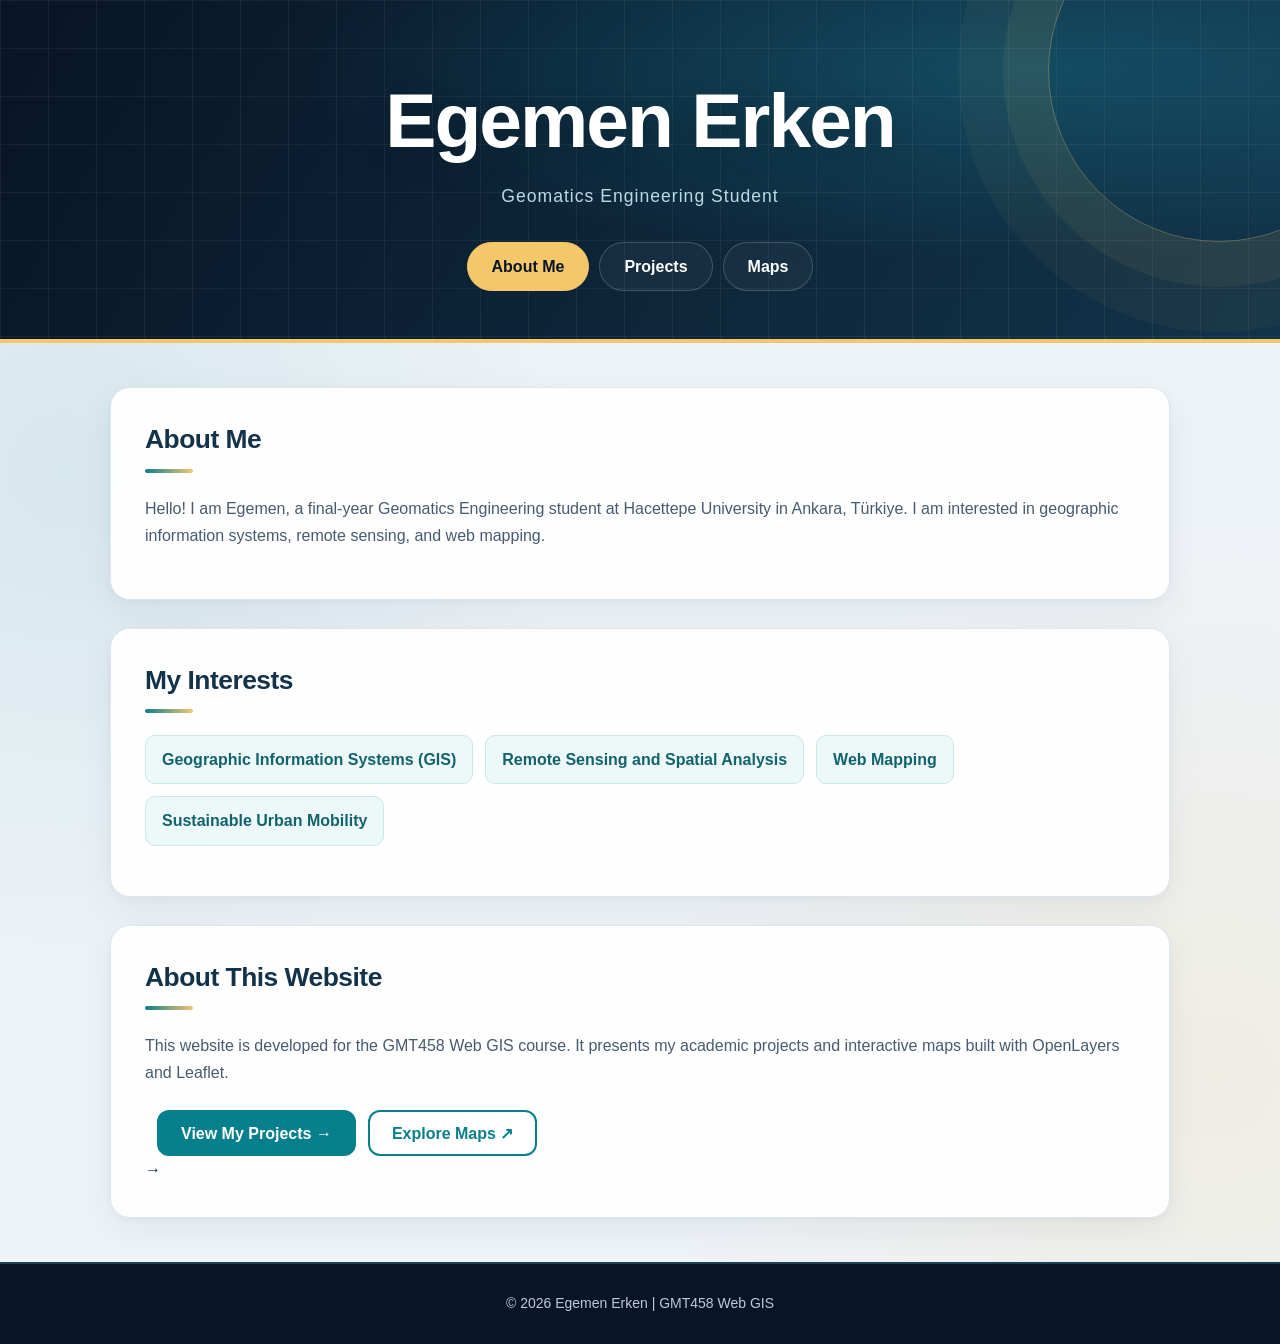
<file: index.html>
<!DOCTYPE html>
<html lang="en">
<head>
    <meta charset="UTF-8">
    <meta name="viewport" content="width=device-width, initial-scale=1.0">
    <title>Egemen Erken | Geomatics</title>
    <link rel="stylesheet" href="style.css">
</head>
<body>
    <header>
        <h1>Egemen Erken</h1>
        <p>Geomatics Engineering Student</p>

        <nav aria-label="Main navigation">
            <a href="index.html" aria-current="page">About Me</a>
            <a href="projects.html">Projects</a>
            <a href="maps.html">Maps</a>
        </nav>
    </header>

    <main>
        <section>
            <h2>About Me</h2>
            <p>
                Hello! I am Egemen, a final-year Geomatics Engineering
                student at Hacettepe University in Ankara, Türkiye.
                I am interested in geographic information systems,
                remote sensing, and web mapping.
            </p>
        </section>

        <section>
            <h2>My Interests</h2>
            <ul>
                <li>Geographic Information Systems (GIS)</li>
                <li>Remote Sensing and Spatial Analysis</li>
                <li>Web Mapping</li>
                <li>Sustainable Urban Mobility</li>
            </ul>
        </section>

        <section>
            <h2>About This Website</h2>
            <p>
                This website is developed for the GMT458 Web GIS course.
                It presents my academic projects and interactive maps
                built with OpenLayers and Leaflet.
            </p>
            <a href="projects.html"><div class="hero-actions">
  <a class="action-link action-primary" href="projects.html">
    View My Projects →
  </a>
  <a class="action-link action-secondary" href="maps.html">
    Explore Maps ↗
  </a>
</div> →</a>
        </section>
    </main>

    <footer>
        <p>© 2026 Egemen Erken | GMT458 Web GIS</p>
    </footer>
</body>
</html>
</file>
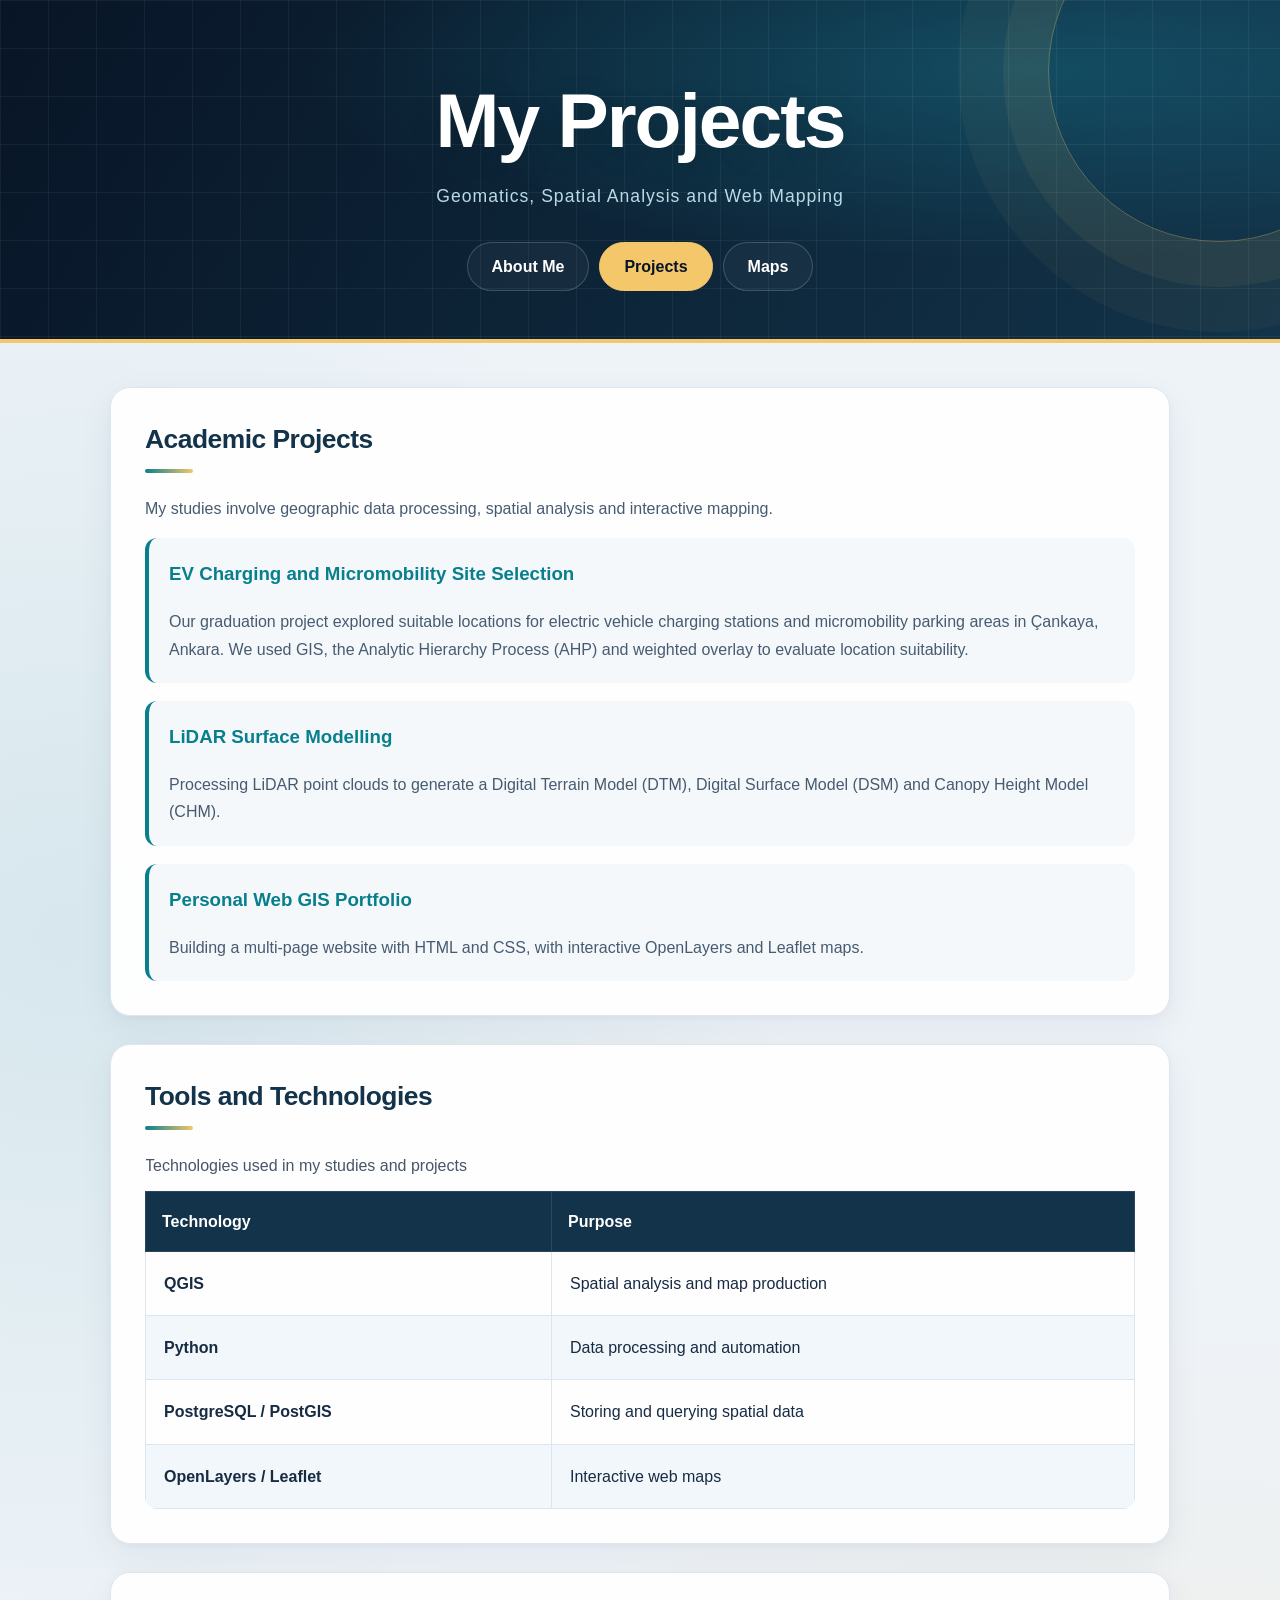
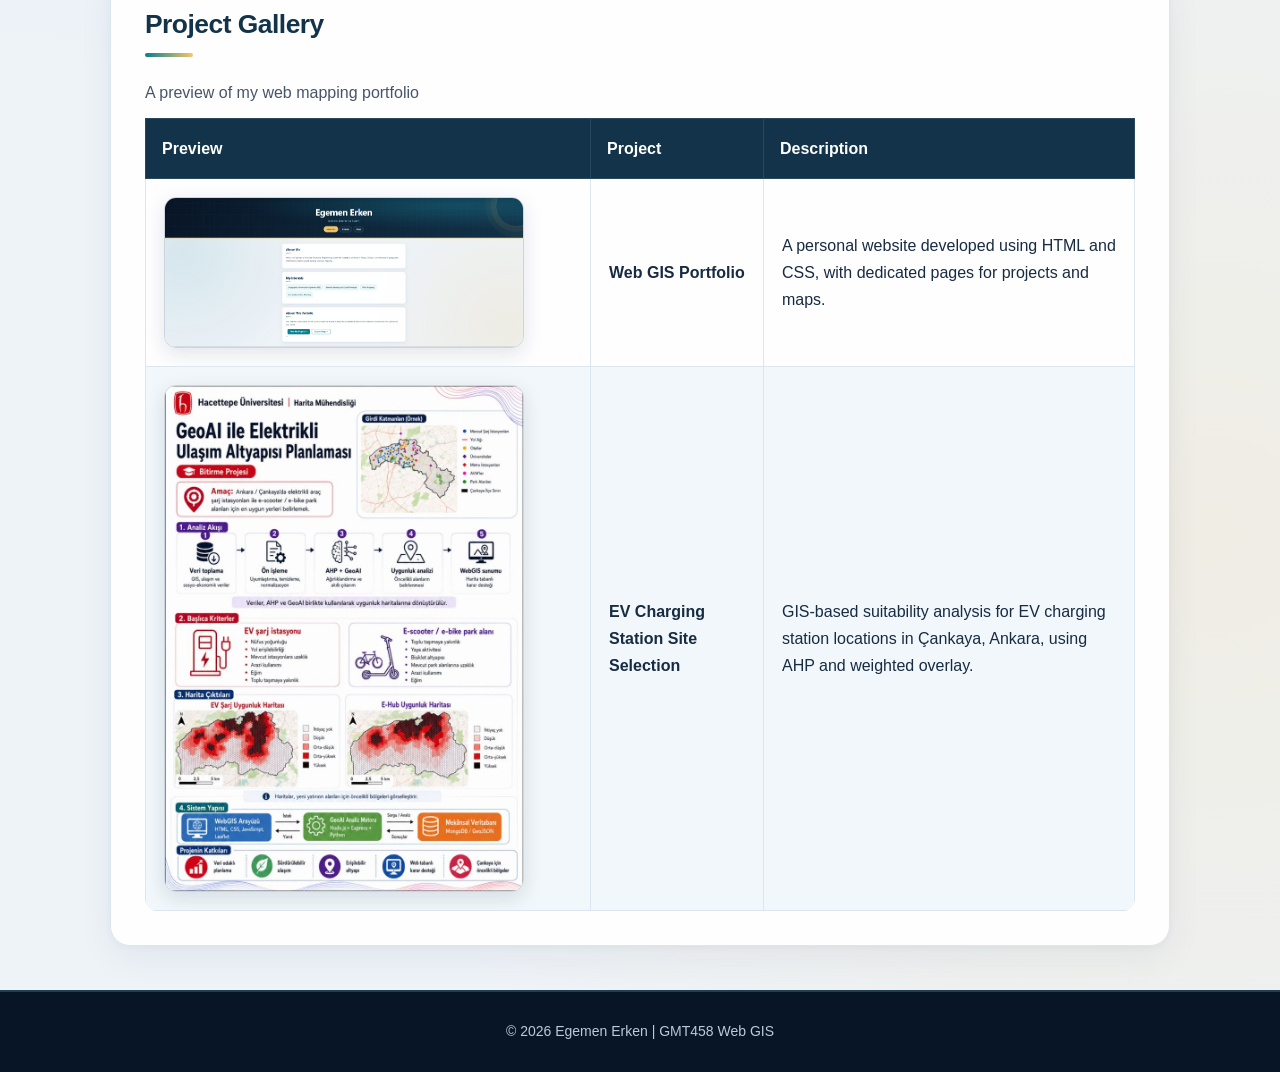
<file: projects.html>
<!DOCTYPE html>
<html lang="en">
<head>
    <meta charset="UTF-8">
    <meta name="viewport" content="width=device-width, initial-scale=1.0">
    <title>Projects | Egemen Erken</title>
    <link rel="stylesheet" href="style.css">
</head>
<body>
    <header>
        <h1>My Projects</h1>
        <p>Geomatics, Spatial Analysis and Web Mapping</p>

        <nav aria-label="Main navigation">
            <a href="index.html">About Me</a>
            <a href="projects.html" aria-current="page">Projects</a>
            <a href="maps.html">Maps</a>
        </nav>
    </header>

    <main>
        <section>
            <h2>Academic Projects</h2>
            <p>
                My studies involve geographic data processing,
                spatial analysis and interactive mapping.
            </p>

            <article>
                <h3>EV Charging and Micromobility Site Selection</h3>
                <p>
                    Our graduation project explored suitable locations
                    for electric vehicle charging stations and
                    micromobility parking areas in Çankaya, Ankara.
                    We used GIS, the Analytic Hierarchy Process (AHP)
                    and weighted overlay to evaluate location suitability.
                </p>
            </article>

            <article>
                <h3>LiDAR Surface Modelling</h3>
                <p>
                    Processing LiDAR point clouds to generate a Digital
                    Terrain Model (DTM), Digital Surface Model (DSM)
                    and Canopy Height Model (CHM).
                </p>
            </article>

            <article>
                <h3>Personal Web GIS Portfolio</h3>
                <p>
                    Building a multi-page website with HTML and CSS,
                    with interactive OpenLayers and Leaflet maps.
                </p>
            </article>
        </section>

        <section>
            <h2>Tools and Technologies</h2>

            <div class="table-container">
                <table>
                    <caption>Technologies used in my studies and projects</caption>
                    <thead>
                        <tr>
                            <th scope="col">Technology</th>
                            <th scope="col">Purpose</th>
                        </tr>
                    </thead>
                    <tbody>
                        <tr>
                            <th scope="row">QGIS</th>
                            <td>Spatial analysis and map production</td>
                        </tr>
                        <tr>
                            <th scope="row">Python</th>
                            <td>Data processing and automation</td>
                        </tr>
                        <tr>
                            <th scope="row">PostgreSQL / PostGIS</th>
                            <td>Storing and querying spatial data</td>
                        </tr>
                        <tr>
                            <th scope="row">OpenLayers / Leaflet</th>
                            <td>Interactive web maps</td>
                        </tr>
                    </tbody>
                </table>
            </div>
        </section>
        <section>
    <h2>Project Gallery</h2>

    <div class="table-container">
        <table>
            <caption>A preview of my web mapping portfolio</caption>
            <thead>
                <tr>
                    <th scope="col">Preview</th>
                    <th scope="col">Project</th>
                    <th scope="col">Description</th>
                </tr>
            </thead>
            <tbody>
                <tr>
                    <td>
                        <img
                            class="project-image"
                            src="images/portfolio.png"
                            alt="Homepage of Egemen Erken's personal website"
                            loading="lazy"
                        >
                    </td>
                    <th scope="row">Web GIS Portfolio</th>
                    <td>
                        A personal website developed using HTML and CSS,
                        with dedicated pages for projects and maps.
                    </td>
                </tr>
                <tr>
  <td>
    <img
      src="images/ev-charging.jpg"
      alt="EV charging station suitability analysis in Çankaya, Ankara"
      class="project-image"
      loading="lazy"
    >
  </td>
  <th scope="row">EV Charging Station Site Selection</th>
  <td>
    GIS-based suitability analysis for EV charging station
    locations in Çankaya, Ankara, using AHP and weighted overlay.
  </td>
</tr>
            </tbody>
        </table>
    </div>
</section>
    </main>

    <footer>
        <p>© 2026 Egemen Erken | GMT458 Web GIS</p>
    </footer>
</body>
</html>
</file>
<file: style.css>
/* Boyut hesabına padding ve border değerlerini de dahil eder. */
* {
    box-sizing: border-box;
}

body {
    margin: 0;
    font-family: Arial, sans-serif;
    line-height: 1.7;
    background-color: #f1f5f9;
    color: #1e293b;
}

/* Başlık alanı */
header {
    padding: 48px 20px 32px;
    text-align: center;
    background: linear-gradient(135deg, #0f172a, #155e75);
    color: white;
}

header h1 {
    margin: 0;
    font-size: clamp(2rem, 6vw, 3rem);
    animation: fadeInUp 0.8s ease-out;
}

header p {
    margin: 10px 0 24px;
    color: #cbd5e1;
}

/* Sayfalar arası menü */
nav {
    display: flex;
    justify-content: center;
    flex-wrap: wrap;
    gap: 12px;
}

nav a {
    padding: 8px 18px;
    border-radius: 8px;
    color: white;
    text-decoration: none;
    transition: background-color 0.25s, transform 0.25s;
}

nav a:hover {
    background-color: #0e7490;
    transform: translateY(-3px);
}

nav a[aria-current="page"] {
    background-color: #0e7490;
}

/* İçerik kartları */
main {
    max-width: 1000px;
    margin: 32px auto;
    padding: 0 20px;
}

section {
    margin-bottom: 24px;
    padding: 28px;
    border-radius: 12px;
    background-color: white;
    box-shadow: 0 4px 16px rgba(15, 23, 42, 0.08);
}

h2 {
    margin-top: 0;
    color: #155e75;
}

main a {
    color: #0e7490;
    font-weight: bold;
}

li {
    margin-bottom: 6px;
}

footer {
    padding: 20px;
    text-align: center;
    color: #475569;
    font-size: 14px;
}

/* Sayfa açılınca başlık yukarı hareket ederek belirir. */
@keyframes fadeInUp {
    from {
        opacity: 0;
        transform: translateY(20px);
    }

    to {
        opacity: 1;
        transform: translateY(0);
    }
}

/* Klavye ile gezinirken seçilen bağlantıyı gösterir. */
a:focus-visible {
    outline: 3px solid #f59e0b;
    outline-offset: 4px;
}

/* Küçük ekranlarda içerik boşluklarını azaltır. */
@media (max-width: 600px) {
    section {
        padding: 20px;
    }

    header {
        padding-top: 32px;
    }
}

/* Hareketi azaltma tercihi olan kullanıcılar için */
@media (prefers-reduced-motion: reduce) {
    header h1 {
        animation: none;
    }

    nav a {
        transition: none;
    }

    nav a:hover {
        transform: none;
    }
}
article + article {
    margin-top: 24px;
    padding-top: 16px;
    border-top: 1px solid #e2e8f0;
}

.table-container {
    overflow-x: auto;
}

table {
    width: 100%;
    border-collapse: collapse;
}

caption {
    margin-bottom: 12px;
    text-align: left;
    color: #475569;
}

th,
td {
    padding: 14px;
    border: 1px solid #cbd5e1;
    text-align: left;
}

thead {
    background-color: #155e75;
    color: white;
}

tbody tr:nth-child(even) {
    background-color: #f1f5f9;
}
.project-image {
    display: block;
    width: 360px;
    max-width: 100%;
    height: auto;
    border: 1px solid #cbd5e1;
    border-radius: 8px;
}

td,
th {
    vertical-align: middle;
}
table:has(.project-image) th:first-child,
table:has(.project-image) td:first-child {
    width: 45%;
}
.map-container {
    width: 100%;
    height: 450px;
    border: 1px solid #cbd5e1;
    border-radius: 10px;
}

#leaflet-status {
    color: #155e75;
    font-weight: bold;
}
#ol-status {
    color: #155e75;
    font-weight: bold;
}

#ol-info {
    margin-bottom: 0;
    padding: 12px;
    border-radius: 8px;
    background-color: #f1f5f9;
}
.map-button {
    margin-bottom: 16px;
    padding: 10px 18px;
    border: none;
    border-radius: 8px;
    background-color: #0e7490;
    color: white;
    font: inherit;
    cursor: pointer;
}

.map-button:hover {
    background-color: #155e75;
}

.map-button:focus-visible {
    outline: 3px solid #f59e0b;
    outline-offset: 3px;
}
/* PORTFOLIO DESIGN UPDATE */

:root {
    --navy: #081526;
    --teal: #087f8c;
    --gold: #f5c76b;
    --ink: #172b42;
}

/* Sayfa zemini */
body {
    font-family: "Segoe UI", Arial, sans-serif;
    color: var(--ink);
    background:
        radial-gradient(
            circle at 5% 35%,
            rgba(8, 127, 140, 0.10),
            transparent 35%
        ),
        radial-gradient(
            circle at 95% 80%,
            rgba(245, 199, 107, 0.14),
            transparent 35%
        ),
        #eef3f8;
}

/* Büyük, dekoratif başlık alanı */
header {
    position: relative;
    isolation: isolate;
    overflow: hidden;
    padding: 76px 24px 48px;
    background:
        radial-gradient(
            ellipse at 80% 20%,
            rgba(34, 211, 238, 0.20),
            transparent 50%
        ),
        linear-gradient(120deg, #081526, #123349);
    border-bottom: 4px solid var(--gold);
}

/* Harita ızgarasını çağrıştıran arka plan */
header::before {
    content: "";
    position: absolute;
    inset: 0;
    z-index: -1;
    background-image:
        linear-gradient(
            rgba(255, 255, 255, 0.05) 1px,
            transparent 1px
        ),
        linear-gradient(
            90deg,
            rgba(255, 255, 255, 0.05) 1px,
            transparent 1px
        );
    background-size: 48px 48px;
    pointer-events: none;
}

/* Dekoratif dairesel çizgiler */
header::after {
    content: "";
    position: absolute;
    width: 340px;
    height: 340px;
    right: -110px;
    top: -100px;
    z-index: -1;
    border: 1px solid rgba(245, 199, 107, 0.35);
    border-radius: 50%;
    box-shadow:
        0 0 0 45px rgba(245, 199, 107, 0.06),
        0 0 0 90px rgba(245, 199, 107, 0.04);
    pointer-events: none;
}

header h1 {
    font-size: clamp(2.6rem, 7vw, 4.8rem);
    line-height: 1.15;
    letter-spacing: -2px;
    text-shadow: 0 8px 30px rgba(0, 0, 0, 0.2);
}

header p {
    margin: 18px 0 30px;
    color: #b9dbe5;
    font-size: 1.1rem;
    letter-spacing: 1px;
}

/* Menü */
nav {
    gap: 10px;
}

nav a {
    padding: 10px 24px;
    border: 1px solid rgba(255, 255, 255, 0.18);
    border-radius: 999px;
    background: rgba(255, 255, 255, 0.04);
    font-weight: 600;
}

nav a:hover {
    background: rgba(255, 255, 255, 0.14);
    border-color: var(--gold);
}

nav a[aria-current="page"] {
    background: var(--gold);
    border-color: var(--gold);
    color: var(--navy);
}

/* İçerik kartları */
main {
    max-width: 1100px;
    margin: 44px auto;
}

section {
    position: relative;
    padding: 34px;
    margin-bottom: 28px;
    border: 1px solid #dce6ef;
    border-radius: 20px;
    background: rgba(255, 255, 255, 0.96);
    box-shadow:
        0 12px 36px rgba(15, 39, 65, 0.06),
        0 2px 6px rgba(15, 39, 65, 0.03);
}

h2 {
    color: #123349;
    font-size: 1.65rem;
    line-height: 1.3;
    letter-spacing: -0.5px;
}

h2::after {
    content: "";
    display: block;
    width: 48px;
    height: 4px;
    margin-top: 12px;
    border-radius: 4px;
    background: linear-gradient(
        90deg,
        var(--teal),
        var(--gold)
    );
}

h3 {
    color: var(--teal);
}

main p {
    color: #475b70;
}

/* İlgi alanlarını etiketlere dönüştürür */
main section > ul {
    display: flex;
    flex-wrap: wrap;
    gap: 12px;
    padding: 0;
    list-style: none;
}

main section > ul li {
    margin: 0;
    padding: 10px 16px;
    border: 1px solid #cce7e8;
    border-radius: 10px;
    background: #edf8f8;
    color: #12636d;
    font-weight: 600;
}

/* Proje açıklamaları */
article {
    padding: 20px;
    border-radius: 12px;
    background: #f5f8fb;
    border-left: 4px solid var(--teal);
}

article + article {
    margin-top: 18px;
    padding-top: 20px;
    border-top: none;
}

article h3 {
    margin-top: 0;
}

article p {
    margin-bottom: 0;
}

/* Tablolar */
.table-container {
    border-radius: 12px;
}

thead {
    background: #123349;
}

thead th {
    padding: 16px;
    border-color: #29475d;
}

tbody th,
tbody td {
    padding: 18px;
    border-color: #dce6ef;
}

tbody tr:nth-child(even) {
    background: #f1f7fa;
}

.project-image {
    border-radius: 12px;
    box-shadow: 0 6px 20px rgba(15, 39, 65, 0.12);
}

/* Haritalar ve düğmeler */
.map-container {
    border-radius: 14px;
    border: 1px solid #cddce8;
}

.map-button {
    padding: 11px 22px;
    border-radius: 999px;
    background: #087f8c;
    font-weight: 600;
    box-shadow: 0 4px 12px rgba(8, 127, 140, 0.18);
}

.map-button:hover {
    background: #065e68;
}

#ol-info {
    border-left: 3px solid var(--teal);
    background: #edf8f8;
}

/* Alt bilgi */
footer {
    padding: 28px 20px;
    background: var(--navy);
    color: #bbcad9;
    border-top: 2px solid #1d4055;
}

footer p {
    margin: 0;
}

/* Mobil görünüm */
@media (max-width: 600px) {
    header {
        padding: 48px 18px 32px;
    }

    header h1 {
        letter-spacing: -1px;
    }

    header p {
        font-size: 0.95rem;
    }

    nav a {
        padding: 9px 16px;
    }

    main {
        margin: 24px auto;
    }

    section {
        padding: 22px;
        border-radius: 16px;
    }

    h2 {
        font-size: 1.35rem;
    }

    .map-container {
        height: 360px;
    }
}
.hero-actions {
  display: flex;
  flex-wrap: wrap;
  gap: 12px;
  margin-top: 24px;
}

.action-link {
  display: inline-flex;
  align-items: center;
  justify-content: center;
  min-height: 46px;
  padding: 0 22px;
  border: 2px solid var(--teal);
  border-radius: 12px;
  text-decoration: none;
  font-weight: 700;
  transition: transform 0.2s ease, box-shadow 0.2s ease;
}

.action-primary {
  background: var(--teal);
  color: white;
}

.action-secondary {
  background: white;
  color: var(--teal);
}

.action-link:hover {
  transform: translateY(-3px);
  box-shadow: 0 8px 18px rgba(8, 127, 140, 0.18);
}

.action-link:focus-visible {
  outline: 3px solid var(--gold);
  outline-offset: 4px;
}

@media (prefers-reduced-motion: reduce) {
  .action-link {
    transition: none;
  }

  .action-link:hover {
    transform: none;
  }
}
</file>
